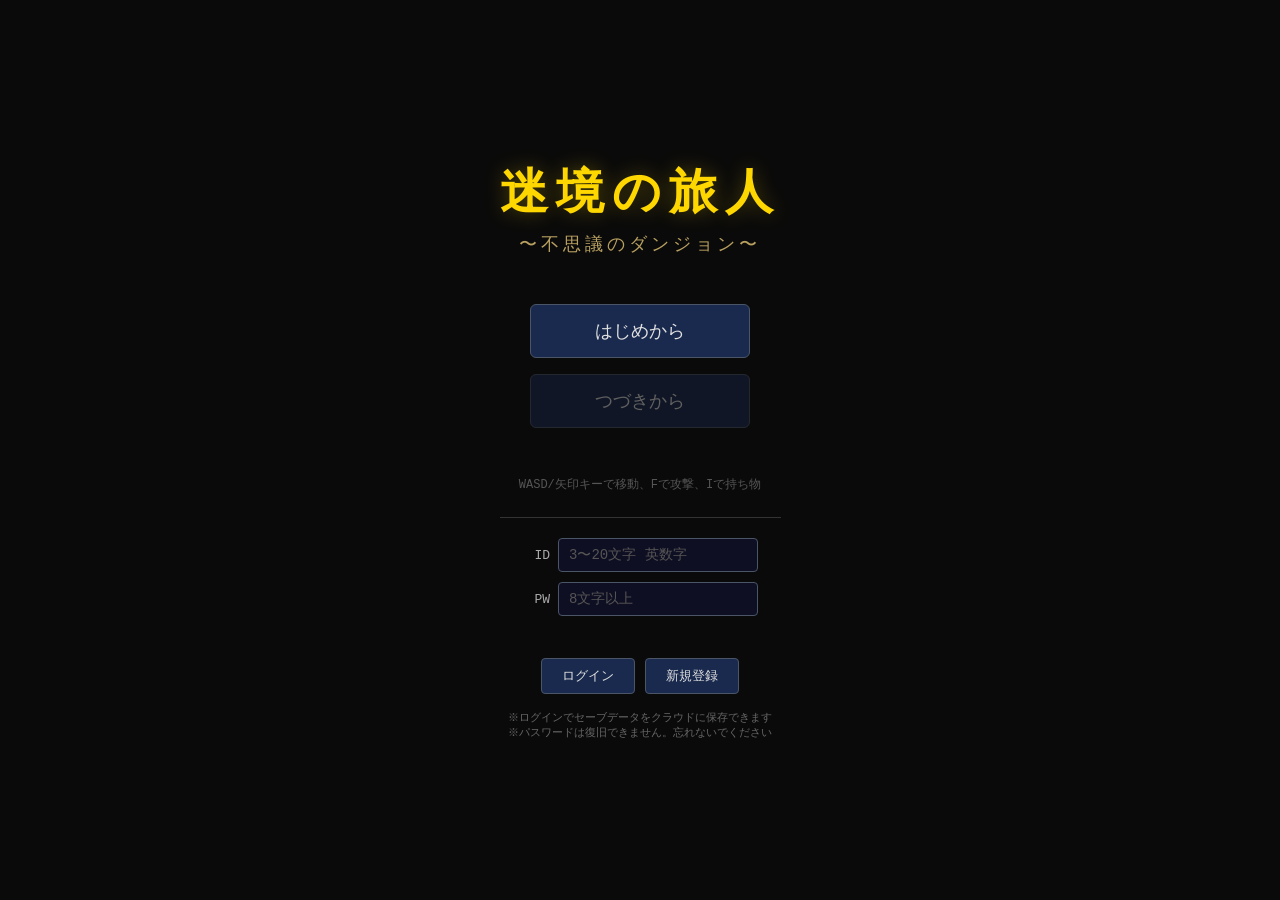
<file: index.html>
<!DOCTYPE html>
<html lang="ja">
<head>
  <meta charset="UTF-8">
  <meta name="viewport" content="width=device-width, initial-scale=1.0">
  <title>迷境の旅人 - ローグライクRPG</title>
  <link rel="stylesheet" href="css/style.css">
</head>
<body>
  <!-- タイトル画面 -->
  <div id="title-screen" style="display: none;">
    <div class="title-container">
      <h1 class="title-main">迷境の旅人</h1>
      <p class="title-sub">〜不思議のダンジョン〜</p>
      <div class="title-menu">
        <button id="new-game-btn" class="title-btn">はじめから</button>
        <button id="continue-btn" class="title-btn">つづきから</button>
      </div>
      <p class="title-hint">WASD/矢印キーで移動、Fで攻撃、Iで持ち物</p>
      <div id="account-section" class="account-section"></div>
    </div>
  </div>

  <!-- 町画面 -->
  <div id="town-screen" style="display: none;"></div>

  <div id="game-wrapper">
    <div id="game-container">
      <!-- ステータスバー -->
      <div id="status-bar">
        <div class="status-row">
          <span id="floor-display">フロア: 1F</span>
          <span id="level-display">Lv: 1</span>
          <span id="hp-display">HP: 15/15</span>
          <span id="atk-display">攻: 0</span>
          <span id="def-display">防: 0</span>
        </div>
        <div class="status-row">
          <span id="strength-display">ちから: 8</span>
          <span id="fullness-display">満腹度: 100/100</span>
          <span id="gold-display">銭: 0</span>
        </div>
        <div class="status-row equip-row">
          <span id="equip-weapon-display">武器: なし</span>
          <span id="equip-shield-display">盾: なし</span>
          <span id="equip-ring-display">腕輪: なし</span>
        </div>
      </div>

      <!-- メインキャンバス -->
      <canvas id="game-canvas"></canvas>

      <!-- メッセージログ -->
      <div id="message-log">
        <div id="messages"></div>
      </div>
    </div>

    <!-- サイドパネル -->
    <div id="side-panel">
      <!-- ミニマップ -->
      <div id="minimap-panel">
        <div class="panel-title">マップ</div>
        <canvas id="minimap-canvas"></canvas>
      </div>

    <!-- 操作ガイド -->
    <div id="controls-panel">
      <div class="controls-title">操作方法</div>
      <div class="controls-section">
        <div class="controls-heading">移動</div>
        <div class="controls-grid">
          <span class="key">Q</span><span class="key">W</span><span class="key">E</span>
          <span class="key">A</span><span class="key-blank"></span><span class="key">D</span>
          <span class="key">Z</span><span class="key">S</span><span class="key">C</span>
        </div>
        <div class="controls-note">矢印キー / テンキーも可</div>
      </div>
      <div class="controls-section">
        <div class="controls-heading">行動</div>
        <div class="controls-list">
          <div><span class="key-inline">Space</span> 待機</div>
          <div><span class="key-inline">Enter</span> 拾う / 階段</div>
          <div><span class="key-inline">F</span> 攻撃</div>
          <div><span class="key-inline">I</span> インベントリ</div>
          <div><span class="key-inline">X</span> 足元を調べる</div>
          <div><span class="key-inline">P</span> 中断セーブ</div>
          <div><span class="key-inline">M</span> ミュート切替</div>
        </div>
      </div>
      <div class="controls-section controls-link-section">
        <a href="guide.html" target="_blank" class="guide-link">遊び方ガイド</a>
      </div>
    </div>
    </div><!-- /side-panel -->
  </div>

  <!-- JavaScriptモジュール -->
  <script type="module" src="js/main.js"></script>
</body>
</html>
</file>
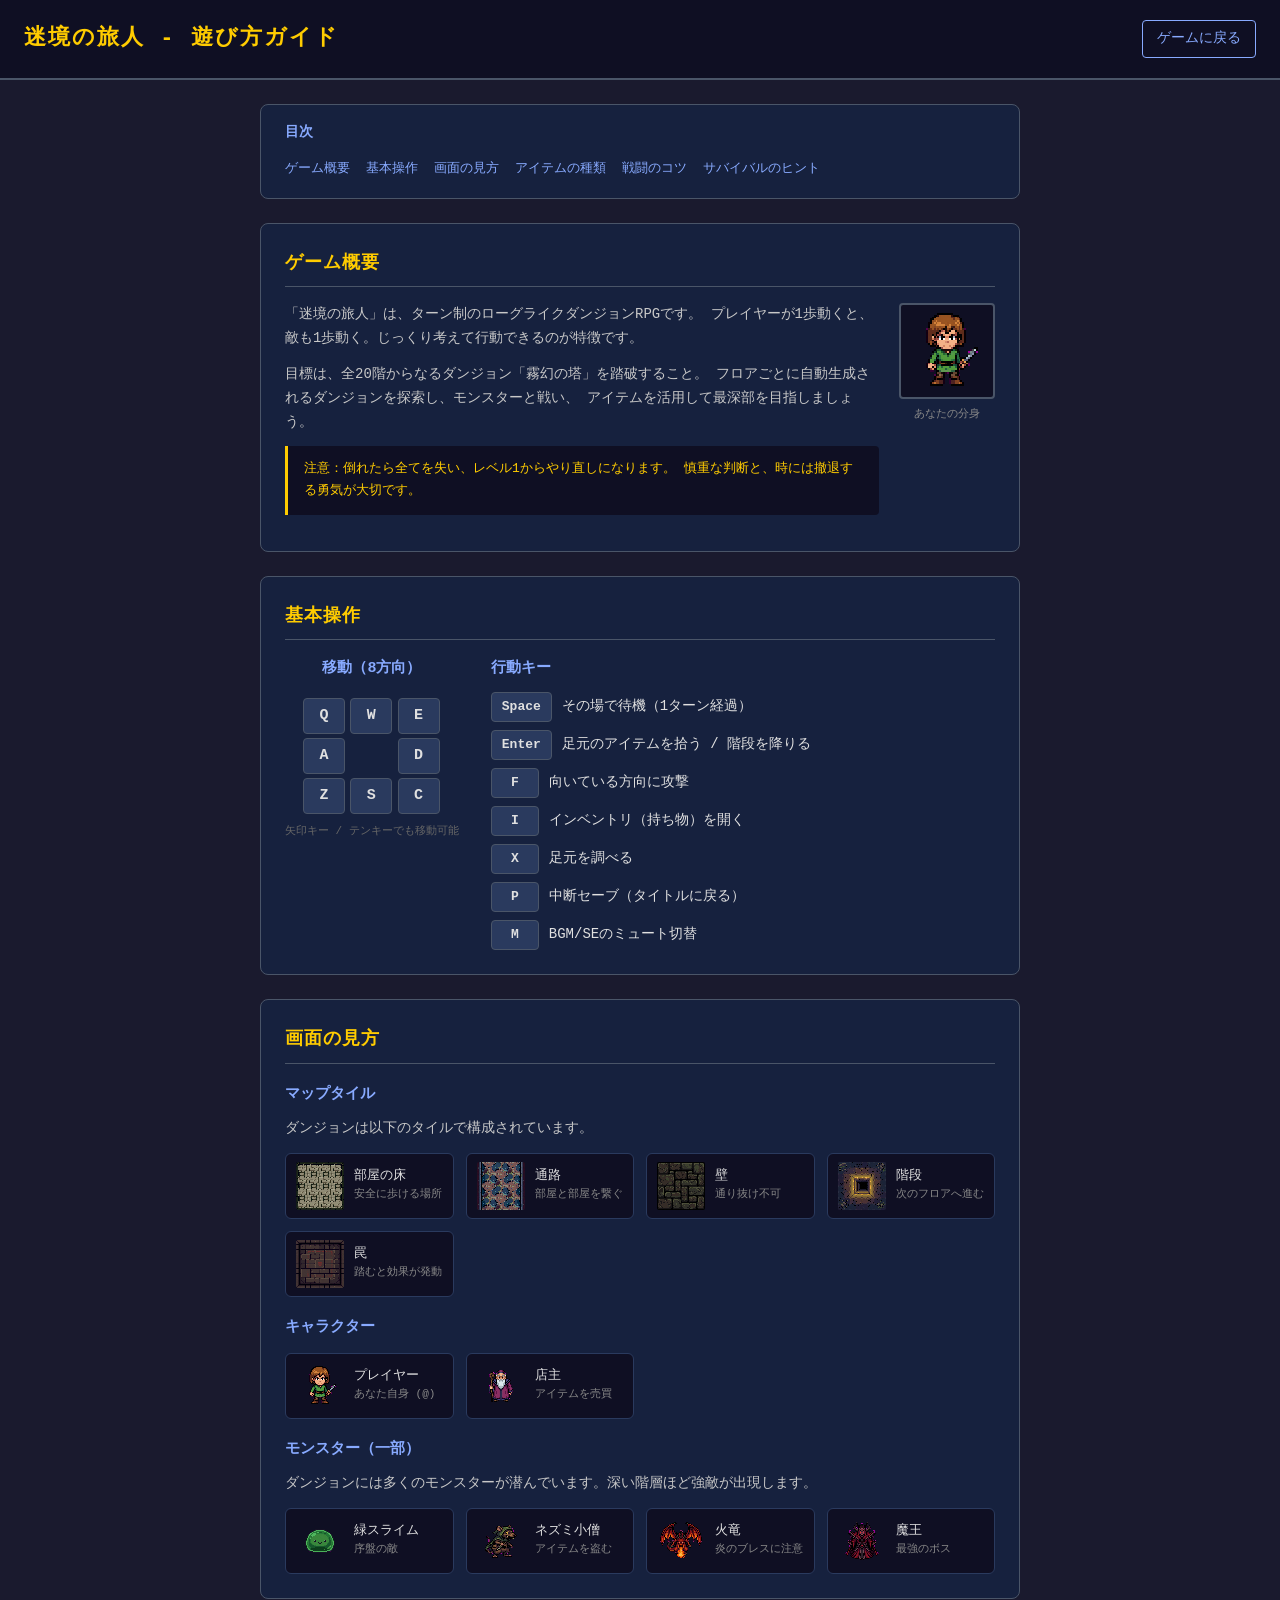
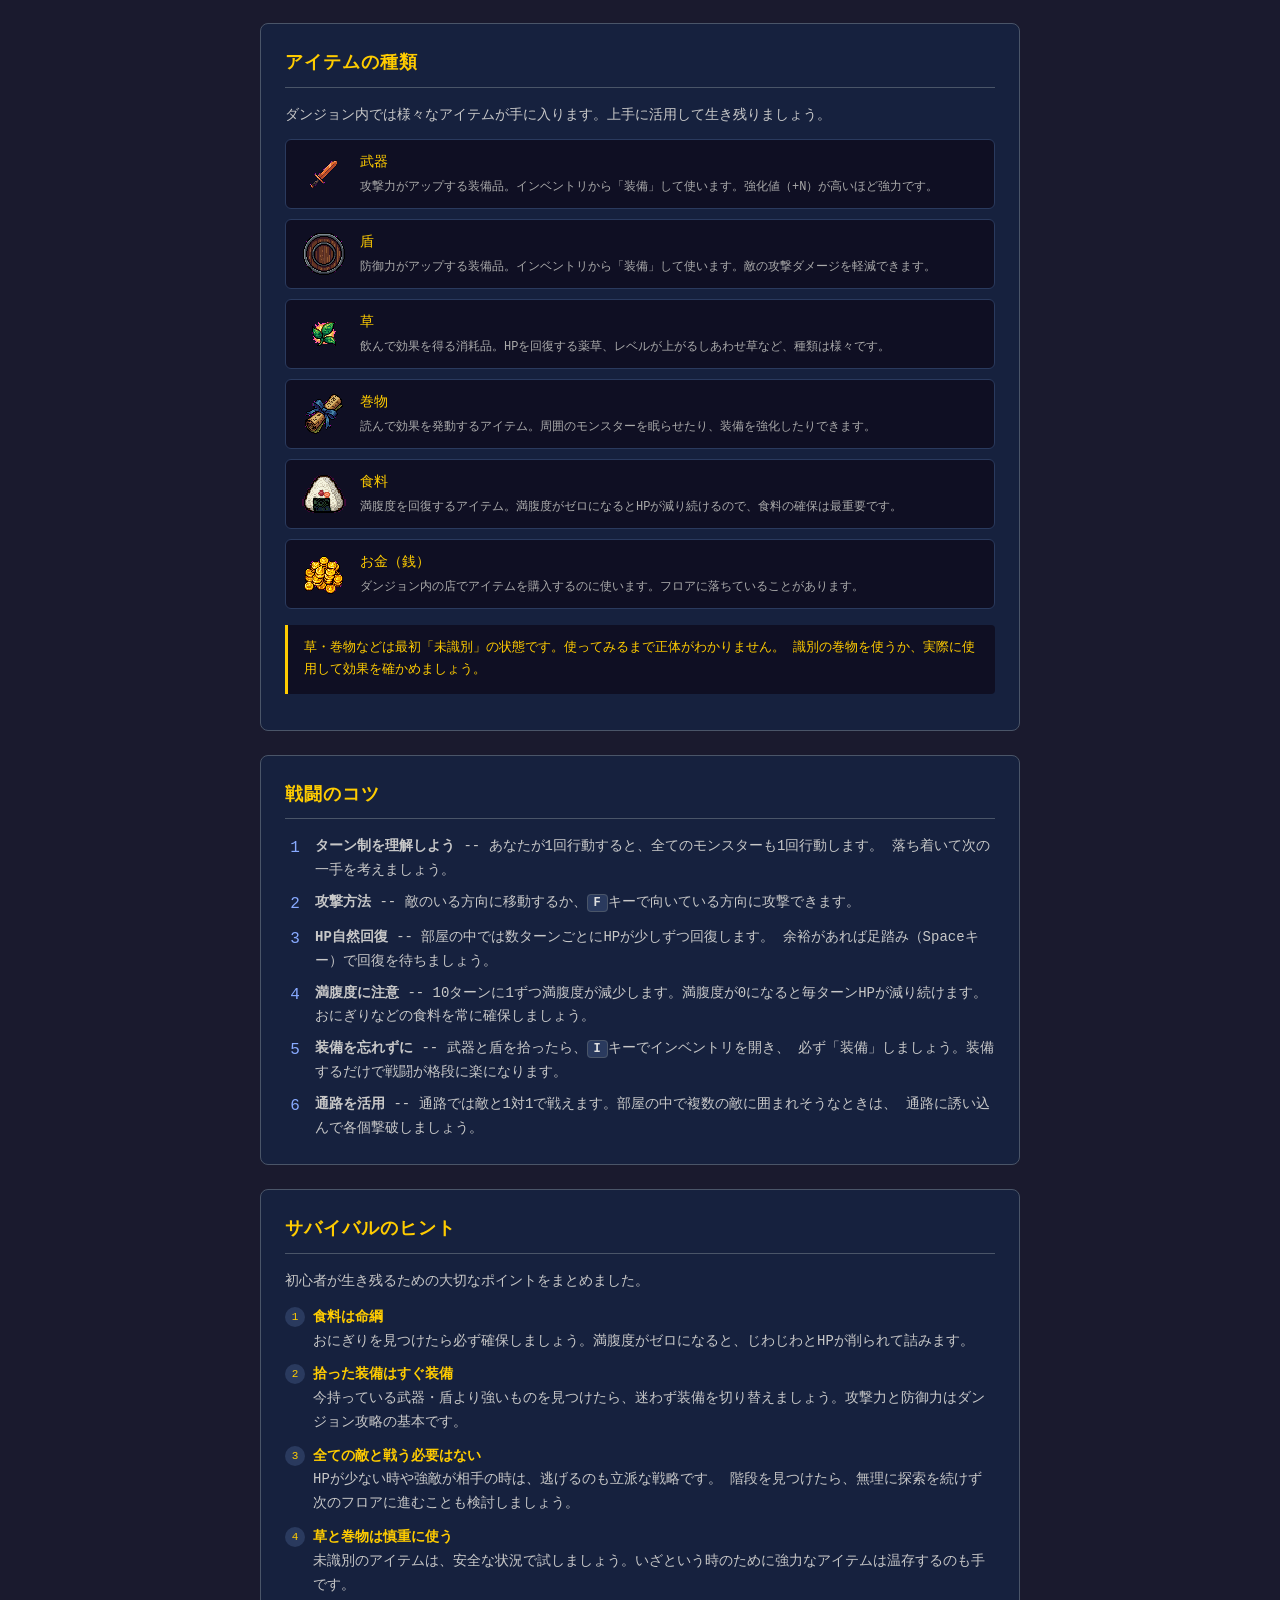
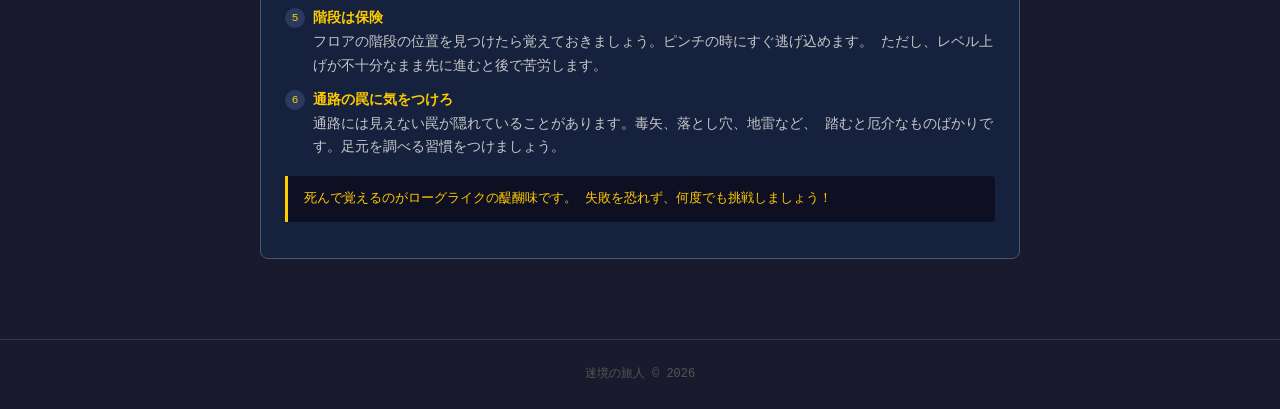
<file: guide.html>
<!DOCTYPE html>
<html lang="ja">
<head>
  <meta charset="UTF-8">
  <meta name="viewport" content="width=device-width, initial-scale=1.0">
  <title>迷境の旅人 - 遊び方ガイド</title>
  <style>
    * {
      margin: 0;
      padding: 0;
      box-sizing: border-box;
    }

    body {
      background-color: #1a1a2e;
      color: #e0e0e0;
      font-family: 'MS Gothic', 'Courier New', monospace;
      line-height: 1.7;
      overflow-x: hidden;
    }

    /* ヘッダー */
    .guide-header {
      background-color: #0f0f23;
      border-bottom: 2px solid #4a5568;
      padding: 20px 24px;
      display: flex;
      justify-content: space-between;
      align-items: center;
      position: sticky;
      top: 0;
      z-index: 100;
    }

    .guide-header h1 {
      color: #ffcc00;
      font-size: 22px;
      letter-spacing: 2px;
    }

    .back-link {
      color: #88aaff;
      text-decoration: none;
      font-size: 14px;
      border: 1px solid #88aaff;
      padding: 6px 14px;
      border-radius: 4px;
      transition: background-color 0.2s, color 0.2s;
    }

    .back-link:hover {
      background-color: #88aaff;
      color: #0f0f23;
    }

    /* メインコンテンツ */
    .guide-content {
      max-width: 800px;
      margin: 0 auto;
      padding: 24px 20px 48px;
    }

    /* セクション */
    .guide-section {
      background-color: #16213e;
      border: 1px solid #4a5568;
      border-radius: 8px;
      padding: 24px;
      margin-bottom: 24px;
    }

    .guide-section h2 {
      color: #ffcc00;
      font-size: 18px;
      margin-bottom: 16px;
      padding-bottom: 8px;
      border-bottom: 1px solid #4a5568;
      letter-spacing: 1px;
    }

    .guide-section h3 {
      color: #88aaff;
      font-size: 15px;
      margin-top: 18px;
      margin-bottom: 10px;
    }

    .guide-section p {
      margin-bottom: 12px;
      color: #c8c8c8;
      font-size: 14px;
    }

    .guide-section ul {
      margin-left: 20px;
      margin-bottom: 12px;
    }

    .guide-section li {
      margin-bottom: 6px;
      color: #c8c8c8;
      font-size: 14px;
    }

    /* 概要セクションのレイアウト */
    .overview-layout {
      display: flex;
      gap: 20px;
      align-items: flex-start;
    }

    .overview-text {
      flex: 1;
    }

    .overview-image {
      flex-shrink: 0;
      display: flex;
      flex-direction: column;
      align-items: center;
      gap: 6px;
    }

    .overview-image img {
      width: 96px;
      height: 96px;
      image-rendering: pixelated;
      border: 2px solid #4a5568;
      border-radius: 4px;
      background-color: #0f0f23;
    }

    .overview-image span {
      font-size: 11px;
      color: #888;
    }

    /* ハイライトボックス */
    .highlight-box {
      background-color: #0f0f23;
      border-left: 3px solid #ffcc00;
      padding: 12px 16px;
      border-radius: 0 4px 4px 0;
      margin: 12px 0;
    }

    .highlight-box p {
      margin-bottom: 0;
      color: #ffcc00;
      font-size: 13px;
    }

    /* 操作グリッド */
    .controls-area {
      display: flex;
      gap: 32px;
      align-items: flex-start;
      flex-wrap: wrap;
    }

    .movement-controls {
      display: flex;
      flex-direction: column;
      align-items: center;
      gap: 6px;
    }

    .controls-grid {
      display: grid;
      grid-template-columns: repeat(3, 1fr);
      gap: 4px;
      width: 138px;
    }

    .key {
      display: flex;
      align-items: center;
      justify-content: center;
      width: 42px;
      height: 36px;
      background-color: #2a3a5e;
      border: 1px solid #4a5568;
      border-radius: 4px;
      color: #e0e0e0;
      font-size: 15px;
      font-weight: bold;
    }

    .key-blank {
      width: 42px;
      height: 36px;
    }

    .controls-sublabel {
      font-size: 11px;
      color: #666;
      text-align: center;
      margin-top: 2px;
    }

    /* アクションキー一覧 */
    .action-keys {
      flex: 1;
      min-width: 240px;
    }

    .action-keys-list {
      display: flex;
      flex-direction: column;
      gap: 8px;
    }

    .action-key-item {
      display: flex;
      align-items: center;
      gap: 10px;
      font-size: 14px;
    }

    .key-inline {
      display: inline-flex;
      align-items: center;
      justify-content: center;
      background-color: #2a3a5e;
      border: 1px solid #4a5568;
      border-radius: 4px;
      padding: 3px 10px;
      color: #e0e0e0;
      font-size: 13px;
      min-width: 48px;
      text-align: center;
      font-weight: bold;
      flex-shrink: 0;
    }

    /* タイル/アイテム/モンスター ギャラリー */
    .sprite-gallery {
      display: grid;
      grid-template-columns: repeat(auto-fill, minmax(140px, 1fr));
      gap: 12px;
      margin-top: 12px;
    }

    .sprite-card {
      display: flex;
      align-items: center;
      gap: 10px;
      background-color: #0f0f23;
      padding: 8px 10px;
      border-radius: 6px;
      border: 1px solid #2a3a5e;
    }

    .sprite-card img {
      width: 48px;
      height: 48px;
      image-rendering: pixelated;
      flex-shrink: 0;
      border-radius: 2px;
    }

    .sprite-card .sprite-label {
      font-size: 13px;
      color: #e0e0e0;
      line-height: 1.3;
    }

    .sprite-card .sprite-sub {
      font-size: 11px;
      color: #888;
    }

    /* アイテム説明付きギャラリー */
    .item-gallery {
      display: flex;
      flex-direction: column;
      gap: 10px;
      margin-top: 12px;
    }

    .item-row {
      display: flex;
      align-items: center;
      gap: 12px;
      background-color: #0f0f23;
      padding: 10px 14px;
      border-radius: 6px;
      border: 1px solid #2a3a5e;
    }

    .item-row img {
      width: 48px;
      height: 48px;
      image-rendering: pixelated;
      flex-shrink: 0;
      border-radius: 2px;
    }

    .item-info {
      flex: 1;
    }

    .item-name {
      font-size: 14px;
      color: #ffcc00;
      margin-bottom: 2px;
    }

    .item-desc {
      font-size: 12px;
      color: #aaa;
    }

    /* ヒントリスト */
    .tips-list {
      list-style: none;
      margin-left: 0;
      counter-reset: tip-counter;
    }

    .tips-list li {
      position: relative;
      padding-left: 28px;
      margin-bottom: 10px;
    }

    .tips-list li::before {
      content: counter(tip-counter);
      counter-increment: tip-counter;
      position: absolute;
      left: 0;
      top: 1px;
      width: 20px;
      height: 20px;
      background-color: #2a3a5e;
      border-radius: 50%;
      display: flex;
      align-items: center;
      justify-content: center;
      font-size: 11px;
      color: #ffcc00;
      line-height: 20px;
      text-align: center;
    }

    /* 戦闘のコツ */
    .combat-tips {
      display: flex;
      flex-direction: column;
      gap: 8px;
    }

    .combat-tip {
      display: flex;
      align-items: flex-start;
      gap: 10px;
      font-size: 14px;
      color: #c8c8c8;
    }

    .combat-tip .tip-icon {
      color: #88aaff;
      font-size: 16px;
      flex-shrink: 0;
      width: 20px;
      text-align: center;
    }

    /* フッター */
    .guide-footer {
      text-align: center;
      padding: 24px;
      color: #555;
      font-size: 12px;
      border-top: 1px solid #2a3a5e;
      margin-top: 8px;
    }

    /* ナビゲーション（目次） */
    .guide-nav {
      background-color: #16213e;
      border: 1px solid #4a5568;
      border-radius: 8px;
      padding: 16px 24px;
      margin-bottom: 24px;
    }

    .guide-nav h3 {
      color: #88aaff;
      font-size: 14px;
      margin-bottom: 10px;
    }

    .guide-nav ul {
      list-style: none;
      display: flex;
      flex-wrap: wrap;
      gap: 8px 16px;
    }

    .guide-nav a {
      color: #88aaff;
      text-decoration: none;
      font-size: 13px;
      transition: color 0.2s;
    }

    .guide-nav a:hover {
      color: #ffcc00;
    }

    /* レスポンシブ */
    @media (max-width: 600px) {
      .guide-header {
        flex-direction: column;
        gap: 10px;
        text-align: center;
      }

      .guide-header h1 {
        font-size: 18px;
      }

      .overview-layout {
        flex-direction: column;
        align-items: center;
      }

      .controls-area {
        flex-direction: column;
        align-items: center;
      }

      .sprite-gallery {
        grid-template-columns: 1fr 1fr;
      }

      .guide-nav ul {
        flex-direction: column;
        gap: 6px;
      }
    }
  </style>
</head>
<body>

  <!-- ヘッダー -->
  <header class="guide-header">
    <h1>迷境の旅人 - 遊び方ガイド</h1>
    <a href="index.html" class="back-link">ゲームに戻る</a>
  </header>

  <main class="guide-content">

    <!-- 目次 -->
    <nav class="guide-nav">
      <h3>目次</h3>
      <ul>
        <li><a href="#overview">ゲーム概要</a></li>
        <li><a href="#controls">基本操作</a></li>
        <li><a href="#screen">画面の見方</a></li>
        <li><a href="#items">アイテムの種類</a></li>
        <li><a href="#combat">戦闘のコツ</a></li>
        <li><a href="#tips">サバイバルのヒント</a></li>
      </ul>
    </nav>

    <!-- ゲーム概要 -->
    <section id="overview" class="guide-section">
      <h2>ゲーム概要</h2>
      <div class="overview-layout">
        <div class="overview-text">
          <p>
            「迷境の旅人」は、ターン制のローグライクダンジョンRPGです。
            プレイヤーが1歩動くと、敵も1歩動く。じっくり考えて行動できるのが特徴です。
          </p>
          <p>
            目標は、全20階からなるダンジョン「霧幻の塔」を踏破すること。
            フロアごとに自動生成されるダンジョンを探索し、モンスターと戦い、
            アイテムを活用して最深部を目指しましょう。
          </p>
          <div class="highlight-box">
            <p>
              注意：倒れたら全てを失い、レベル1からやり直しになります。
              慎重な判断と、時には撤退する勇気が大切です。
            </p>
          </div>
        </div>
        <div class="overview-image">
          <img src="assets/characters/player.png" alt="プレイヤー">
          <span>あなたの分身</span>
        </div>
      </div>
    </section>

    <!-- 基本操作 -->
    <section id="controls" class="guide-section">
      <h2>基本操作</h2>
      <div class="controls-area">
        <div class="movement-controls">
          <h3 style="margin-top: 0;">移動（8方向）</h3>
          <div class="controls-grid">
            <span class="key">Q</span>
            <span class="key">W</span>
            <span class="key">E</span>
            <span class="key">A</span>
            <span class="key-blank"></span>
            <span class="key">D</span>
            <span class="key">Z</span>
            <span class="key">S</span>
            <span class="key">C</span>
          </div>
          <div class="controls-sublabel">矢印キー / テンキーでも移動可能</div>
        </div>

        <div class="action-keys">
          <h3 style="margin-top: 0;">行動キー</h3>
          <div class="action-keys-list">
            <div class="action-key-item">
              <span class="key-inline">Space</span>
              <span>その場で待機（1ターン経過）</span>
            </div>
            <div class="action-key-item">
              <span class="key-inline">Enter</span>
              <span>足元のアイテムを拾う / 階段を降りる</span>
            </div>
            <div class="action-key-item">
              <span class="key-inline">F</span>
              <span>向いている方向に攻撃</span>
            </div>
            <div class="action-key-item">
              <span class="key-inline">I</span>
              <span>インベントリ（持ち物）を開く</span>
            </div>
            <div class="action-key-item">
              <span class="key-inline">X</span>
              <span>足元を調べる</span>
            </div>
            <div class="action-key-item">
              <span class="key-inline">P</span>
              <span>中断セーブ（タイトルに戻る）</span>
            </div>
            <div class="action-key-item">
              <span class="key-inline">M</span>
              <span>BGM/SEのミュート切替</span>
            </div>
          </div>
        </div>
      </div>
    </section>

    <!-- 画面の見方 -->
    <section id="screen" class="guide-section">
      <h2>画面の見方</h2>

      <h3>マップタイル</h3>
      <p>ダンジョンは以下のタイルで構成されています。</p>
      <div class="sprite-gallery">
        <div class="sprite-card">
          <img src="assets/tiles/floor.png" alt="部屋の床">
          <div>
            <div class="sprite-label">部屋の床</div>
            <div class="sprite-sub">安全に歩ける場所</div>
          </div>
        </div>
        <div class="sprite-card">
          <img src="assets/tiles/corridor.png" alt="通路">
          <div>
            <div class="sprite-label">通路</div>
            <div class="sprite-sub">部屋と部屋を繋ぐ</div>
          </div>
        </div>
        <div class="sprite-card">
          <img src="assets/tiles/wall.png" alt="壁">
          <div>
            <div class="sprite-label">壁</div>
            <div class="sprite-sub">通り抜け不可</div>
          </div>
        </div>
        <div class="sprite-card">
          <img src="assets/tiles/stairs.png" alt="階段">
          <div>
            <div class="sprite-label">階段</div>
            <div class="sprite-sub">次のフロアへ進む</div>
          </div>
        </div>
        <div class="sprite-card">
          <img src="assets/tiles/trap.png" alt="罠">
          <div>
            <div class="sprite-label">罠</div>
            <div class="sprite-sub">踏むと効果が発動</div>
          </div>
        </div>
      </div>

      <h3>キャラクター</h3>
      <div class="sprite-gallery">
        <div class="sprite-card">
          <img src="assets/characters/player.png" alt="プレイヤー">
          <div>
            <div class="sprite-label">プレイヤー</div>
            <div class="sprite-sub">あなた自身 (@)</div>
          </div>
        </div>
        <div class="sprite-card">
          <img src="assets/characters/shopkeeper.png" alt="店主">
          <div>
            <div class="sprite-label">店主</div>
            <div class="sprite-sub">アイテムを売買</div>
          </div>
        </div>
      </div>

      <h3>モンスター（一部）</h3>
      <p>ダンジョンには多くのモンスターが潜んでいます。深い階層ほど強敵が出現します。</p>
      <div class="sprite-gallery">
        <div class="sprite-card">
          <img src="assets/monsters/green_slime.png" alt="緑スライム">
          <div>
            <div class="sprite-label">緑スライム</div>
            <div class="sprite-sub">序盤の敵</div>
          </div>
        </div>
        <div class="sprite-card">
          <img src="assets/monsters/rat.png" alt="ネズミ小僧">
          <div>
            <div class="sprite-label">ネズミ小僧</div>
            <div class="sprite-sub">アイテムを盗む</div>
          </div>
        </div>
        <div class="sprite-card">
          <img src="assets/monsters/fire_dragon.png" alt="火竜">
          <div>
            <div class="sprite-label">火竜</div>
            <div class="sprite-sub">炎のブレスに注意</div>
          </div>
        </div>
        <div class="sprite-card">
          <img src="assets/monsters/demon_king.png" alt="魔王">
          <div>
            <div class="sprite-label">魔王</div>
            <div class="sprite-sub">最強のボス</div>
          </div>
        </div>
      </div>
    </section>

    <!-- アイテムの種類 -->
    <section id="items" class="guide-section">
      <h2>アイテムの種類</h2>
      <p>ダンジョン内では様々なアイテムが手に入ります。上手に活用して生き残りましょう。</p>

      <div class="item-gallery">
        <div class="item-row">
          <img src="assets/items/weapon.png" alt="武器">
          <div class="item-info">
            <div class="item-name">武器</div>
            <div class="item-desc">攻撃力がアップする装備品。インベントリから「装備」して使います。強化値（+N）が高いほど強力です。</div>
          </div>
        </div>
        <div class="item-row">
          <img src="assets/items/shield.png" alt="盾">
          <div class="item-info">
            <div class="item-name">盾</div>
            <div class="item-desc">防御力がアップする装備品。インベントリから「装備」して使います。敵の攻撃ダメージを軽減できます。</div>
          </div>
        </div>
        <div class="item-row">
          <img src="assets/items/grass.png" alt="草">
          <div class="item-info">
            <div class="item-name">草</div>
            <div class="item-desc">飲んで効果を得る消耗品。HPを回復する薬草、レベルが上がるしあわせ草など、種類は様々です。</div>
          </div>
        </div>
        <div class="item-row">
          <img src="assets/items/scroll.png" alt="巻物">
          <div class="item-info">
            <div class="item-name">巻物</div>
            <div class="item-desc">読んで効果を発動するアイテム。周囲のモンスターを眠らせたり、装備を強化したりできます。</div>
          </div>
        </div>
        <div class="item-row">
          <img src="assets/items/food.png" alt="食料">
          <div class="item-info">
            <div class="item-name">食料</div>
            <div class="item-desc">満腹度を回復するアイテム。満腹度がゼロになるとHPが減り続けるので、食料の確保は最重要です。</div>
          </div>
        </div>
        <div class="item-row">
          <img src="assets/items/gold.png" alt="お金">
          <div class="item-info">
            <div class="item-name">お金（銭）</div>
            <div class="item-desc">ダンジョン内の店でアイテムを購入するのに使います。フロアに落ちていることがあります。</div>
          </div>
        </div>
      </div>

      <div class="highlight-box" style="margin-top: 16px;">
        <p>
          草・巻物などは最初「未識別」の状態です。使ってみるまで正体がわかりません。
          識別の巻物を使うか、実際に使用して効果を確かめましょう。
        </p>
      </div>
    </section>

    <!-- 戦闘のコツ -->
    <section id="combat" class="guide-section">
      <h2>戦闘のコツ</h2>
      <div class="combat-tips">
        <div class="combat-tip">
          <span class="tip-icon">1</span>
          <span>
            <strong>ターン制を理解しよう</strong> --
            あなたが1回行動すると、全てのモンスターも1回行動します。
            落ち着いて次の一手を考えましょう。
          </span>
        </div>
        <div class="combat-tip">
          <span class="tip-icon">2</span>
          <span>
            <strong>攻撃方法</strong> --
            敵のいる方向に移動するか、<span class="key-inline" style="display: inline; padding: 1px 6px; min-width: auto; font-size: 12px;">F</span>キーで向いている方向に攻撃できます。
          </span>
        </div>
        <div class="combat-tip">
          <span class="tip-icon">3</span>
          <span>
            <strong>HP自然回復</strong> --
            部屋の中では数ターンごとにHPが少しずつ回復します。
            余裕があれば足踏み（Spaceキー）で回復を待ちましょう。
          </span>
        </div>
        <div class="combat-tip">
          <span class="tip-icon">4</span>
          <span>
            <strong>満腹度に注意</strong> --
            10ターンに1ずつ満腹度が減少します。満腹度が0になると毎ターンHPが減り続けます。
            おにぎりなどの食料を常に確保しましょう。
          </span>
        </div>
        <div class="combat-tip">
          <span class="tip-icon">5</span>
          <span>
            <strong>装備を忘れずに</strong> --
            武器と盾を拾ったら、<span class="key-inline" style="display: inline; padding: 1px 6px; min-width: auto; font-size: 12px;">I</span>キーでインベントリを開き、
            必ず「装備」しましょう。装備するだけで戦闘が格段に楽になります。
          </span>
        </div>
        <div class="combat-tip">
          <span class="tip-icon">6</span>
          <span>
            <strong>通路を活用</strong> --
            通路では敵と1対1で戦えます。部屋の中で複数の敵に囲まれそうなときは、
            通路に誘い込んで各個撃破しましょう。
          </span>
        </div>
      </div>
    </section>

    <!-- サバイバルのヒント -->
    <section id="tips" class="guide-section">
      <h2>サバイバルのヒント</h2>
      <p>初心者が生き残るための大切なポイントをまとめました。</p>

      <ol class="tips-list">
        <li>
          <strong style="color: #ffcc00;">食料は命綱</strong><br>
          おにぎりを見つけたら必ず確保しましょう。満腹度がゼロになると、じわじわとHPが削られて詰みます。
        </li>
        <li>
          <strong style="color: #ffcc00;">拾った装備はすぐ装備</strong><br>
          今持っている武器・盾より強いものを見つけたら、迷わず装備を切り替えましょう。攻撃力と防御力はダンジョン攻略の基本です。
        </li>
        <li>
          <strong style="color: #ffcc00;">全ての敵と戦う必要はない</strong><br>
          HPが少ない時や強敵が相手の時は、逃げるのも立派な戦略です。
          階段を見つけたら、無理に探索を続けず次のフロアに進むことも検討しましょう。
        </li>
        <li>
          <strong style="color: #ffcc00;">草と巻物は慎重に使う</strong><br>
          未識別のアイテムは、安全な状況で試しましょう。いざという時のために強力なアイテムは温存するのも手です。
        </li>
        <li>
          <strong style="color: #ffcc00;">階段は保険</strong><br>
          フロアの階段の位置を見つけたら覚えておきましょう。ピンチの時にすぐ逃げ込めます。
          ただし、レベル上げが不十分なまま先に進むと後で苦労します。
        </li>
        <li>
          <strong style="color: #ffcc00;">通路の罠に気をつけろ</strong><br>
          通路には見えない罠が隠れていることがあります。毒矢、落とし穴、地雷など、
          踏むと厄介なものばかりです。足元を調べる習慣をつけましょう。
        </li>
      </ol>

      <div class="highlight-box" style="margin-top: 16px;">
        <p>
          死んで覚えるのがローグライクの醍醐味です。
          失敗を恐れず、何度でも挑戦しましょう！
        </p>
      </div>
    </section>

  </main>

  <!-- フッター -->
  <footer class="guide-footer">
    迷境の旅人 &copy; 2026
  </footer>

</body>
</html>
</file>
<file: css/style.css>
/* 迷境の旅人 - スタイルシート */

* {
  margin: 0;
  padding: 0;
  box-sizing: border-box;
}

body {
  background-color: #1a1a2e;
  color: #e0e0e0;
  font-family: 'MS Gothic', 'Courier New', monospace;
  display: flex;
  justify-content: center;
  align-items: center;
  min-height: 100vh;
  overflow: hidden;
}

#game-wrapper {
  display: flex;
  gap: 12px;
  align-items: flex-start;
  position: relative;
}

#game-container {
  display: flex;
  flex-direction: column;
  align-items: center;
  gap: 8px;
  padding: 16px;
  background-color: #16213e;
  border: 2px solid #4a5568;
  border-radius: 8px;
}

/* サイドパネル */
#side-panel {
  display: flex;
  flex-direction: column;
  gap: 10px;
  align-items: stretch;
}

/* ミニマップパネル */
#minimap-panel {
  background-color: #16213e;
  border: 2px solid #4a5568;
  border-radius: 8px;
  padding: 10px;
  width: 170px;
}

.panel-title {
  text-align: center;
  color: #ffcc00;
  font-size: 13px;
  margin-bottom: 6px;
}

#minimap-canvas {
  display: block;
  width: 148px;
  height: 112px;
  margin: 0 auto;
  background-color: #000;
  border: 1px solid #4a5568;
  border-radius: 2px;
  image-rendering: pixelated;
  image-rendering: crisp-edges;
}

/* 操作ガイドパネル */
#controls-panel {
  background-color: #16213e;
  border: 2px solid #4a5568;
  border-radius: 8px;
  padding: 14px;
  width: 170px;
  font-size: 12px;
}

.controls-title {
  text-align: center;
  color: #ffcc00;
  font-size: 14px;
  margin-bottom: 12px;
  padding-bottom: 6px;
  border-bottom: 1px solid #4a5568;
}

.controls-section {
  margin-bottom: 12px;
}

.controls-heading {
  color: #88aaff;
  margin-bottom: 6px;
  font-size: 12px;
}

.controls-grid {
  display: grid;
  grid-template-columns: repeat(3, 1fr);
  gap: 3px;
  width: 108px;
  margin: 0 auto 4px;
}

.controls-grid .key {
  display: flex;
  align-items: center;
  justify-content: center;
  width: 32px;
  height: 28px;
  background-color: #2a3a5e;
  border: 1px solid #4a5568;
  border-radius: 4px;
  color: #e0e0e0;
  font-size: 13px;
}

.controls-grid .key-blank {
  width: 32px;
  height: 28px;
}

.controls-note {
  text-align: center;
  color: #666;
  font-size: 10px;
  margin-top: 4px;
}

.controls-list {
  display: flex;
  flex-direction: column;
  gap: 5px;
  color: #c0c0c0;
}

.controls-list div {
  display: flex;
  align-items: center;
  gap: 6px;
}

.key-inline {
  display: inline-block;
  background-color: #2a3a5e;
  border: 1px solid #4a5568;
  border-radius: 3px;
  padding: 1px 6px;
  color: #e0e0e0;
  font-size: 11px;
  min-width: 28px;
  text-align: center;
}

.controls-link-section {
  padding-top: 10px;
  border-top: 1px solid #4a5568;
}

.guide-link {
  display: block;
  text-align: center;
  background-color: #2a3a5e;
  border: 1px solid #4a5568;
  border-radius: 4px;
  padding: 8px;
  color: #ffcc00;
  text-decoration: none;
  font-size: 13px;
}

.guide-link:hover {
  background-color: #3a4a6e;
}

/* ステータスバー */
#status-bar {
  width: 100%;
  background-color: #0f0f23;
  border: 1px solid #4a5568;
  border-radius: 4px;
  padding: 8px 12px;
  font-size: 14px;
}

.status-row {
  display: flex;
  justify-content: space-between;
  gap: 16px;
  margin-bottom: 4px;
}

.status-row:last-child {
  margin-bottom: 0;
}

.status-row span {
  flex: 1;
  text-align: center;
}

.status-row.equip-row {
  border-top: 1px solid #333;
  padding-top: 3px;
  margin-top: 2px;
}

.status-row.equip-row span {
  font-size: 12px;
  color: #aab;
  text-overflow: ellipsis;
  overflow: hidden;
  white-space: nowrap;
}

#hp-display {
  color: #66ff66;
}

#fullness-display {
  color: #ffcc00;
}

#gold-display {
  color: #ffd700;
}

/* ゲームキャンバス */
#game-canvas {
  background-color: #0f0f23;
  border: 2px solid #4a5568;
  border-radius: 4px;
  image-rendering: pixelated;
  image-rendering: crisp-edges;
}

/* メッセージログ */
#message-log {
  width: 100%;
  height: 80px;
  background-color: #0f0f23;
  border: 1px solid #4a5568;
  border-radius: 4px;
  padding: 8px 12px;
  overflow-y: auto;
  font-size: 12px;
}

#messages {
  display: flex;
  flex-direction: column;
  gap: 2px;
}

.message {
  color: #c0c0c0;
}

.message.damage {
  color: #ff6666;
}

.message.heal {
  color: #66ff66;
}

.message.info {
  color: #6699ff;
}

.message.important {
  color: #ffcc00;
}

/* スクロールバースタイル */
#message-log::-webkit-scrollbar {
  width: 6px;
}

#message-log::-webkit-scrollbar-track {
  background: #1a1a2e;
}

#message-log::-webkit-scrollbar-thumb {
  background: #4a5568;
  border-radius: 3px;
}

#message-log::-webkit-scrollbar-thumb:hover {
  background: #5a6578;
}

/* インベントリUI */
.inventory-overlay {
  position: fixed;
  top: 0;
  left: 0;
  width: 100%;
  height: 100%;
  background-color: rgba(0, 0, 0, 0.8);
  display: flex;
  justify-content: center;
  align-items: center;
  z-index: 500;
}

.inventory-panel {
  background-color: #16213e;
  border: 2px solid #4a5568;
  border-radius: 8px;
  padding: 16px;
  min-width: 360px;
  max-width: 480px;
  max-height: 80vh;
  overflow-y: auto;
  color: #e0e0e0;
  font-family: 'MS Gothic', 'Courier New', monospace;
  font-size: 14px;
}

.inventory-header {
  text-align: center;
  color: #ffcc00;
  margin-bottom: 8px;
  font-size: 15px;
}

.equip-info {
  display: flex;
  justify-content: space-between;
  background-color: #0f0f23;
  padding: 6px 10px;
  border-radius: 4px;
  margin-bottom: 8px;
  font-size: 12px;
  color: #88aaff;
}

.inventory-list {
  max-height: 280px;
  overflow-y: auto;
  margin-bottom: 8px;
}

.inventory-item {
  display: flex;
  align-items: center;
  gap: 6px;
  padding: 4px 8px;
  cursor: pointer;
  border-radius: 2px;
  white-space: nowrap;
}

.inventory-icon {
  width: 24px;
  height: 24px;
  image-rendering: pixelated;
  image-rendering: crisp-edges;
  flex-shrink: 0;
}

.inventory-icon-fallback {
  display: inline-flex;
  align-items: center;
  justify-content: center;
  width: 24px;
  height: 24px;
  font-size: 16px;
  flex-shrink: 0;
  color: #aaa;
}

.equip-badge {
  color: #ffcc00;
  font-size: 12px;
  font-weight: bold;
  flex-shrink: 0;
}

.inventory-item-name {
  overflow: hidden;
  text-overflow: ellipsis;
}

.inventory-item-name.unidentified {
  color: #aa99cc;
  font-style: italic;
}

.inventory-item-name.unidentified::after {
  content: ' ?';
  color: #cc88ee;
}

.inventory-item:hover {
  background-color: #2a3a5e;
}

.inventory-item.selected {
  background-color: #3a4a6e;
  color: #ffffff;
}

.inventory-desc {
  padding: 6px 8px;
  font-size: 12px;
  color: #aaccff;
  border-top: 1px solid #4a5568;
  line-height: 1.4;
}

.action-menu {
  display: flex;
  flex-wrap: wrap;
  gap: 6px;
  padding: 8px 0;
  border-top: 1px solid #4a5568;
}

.action-button {
  padding: 6px 14px;
  font-size: 13px;
  background-color: #2a3a5e;
  color: #e0e0e0;
  border: 1px solid #4a5568;
  border-radius: 4px;
  cursor: pointer;
  font-family: inherit;
}

.action-button:hover {
  background-color: #3a4a6e;
}

.inventory-footer {
  text-align: center;
  font-size: 11px;
  color: #666;
  margin-top: 4px;
}

/* 町画面 */
#town-screen {
  display: none;
  justify-content: center;
  align-items: center;
  min-height: 100vh;
  width: 100%;
}

.town-container {
  background-color: #16213e;
  border: 2px solid #4a5568;
  border-radius: 12px;
  padding: 24px;
  max-width: 700px;
  width: 100%;
  color: #e0e0e0;
  font-family: 'MS Gothic', 'Courier New', monospace;
}

.town-header {
  display: flex;
  justify-content: space-between;
  align-items: center;
  margin-bottom: 20px;
  padding-bottom: 12px;
  border-bottom: 2px solid #4a5568;
}

.town-title {
  font-size: 22px;
  color: #ffcc00;
}

.town-gold {
  font-size: 16px;
  color: #ffd700;
}

.town-main {
  display: flex;
  flex-direction: column;
  gap: 16px;
}

.town-panel {
  background-color: #0f0f23;
  border: 1px solid #4a5568;
  border-radius: 8px;
  padding: 14px;
}

.town-panel-title {
  color: #88aaff;
  font-size: 15px;
  margin-bottom: 10px;
  padding-bottom: 6px;
  border-bottom: 1px solid #333;
}

.dungeon-list {
  display: flex;
  flex-direction: column;
  gap: 8px;
}

.dungeon-button {
  background-color: #1a2a4e;
  border: 1px solid #4a5568;
  border-radius: 6px;
  padding: 12px 14px;
  cursor: pointer;
  transition: background-color 0.15s;
}

.dungeon-button:hover {
  background-color: #2a3a6e;
}

.dungeon-button.locked {
  opacity: 0.5;
  cursor: not-allowed;
}

.dungeon-button.locked:hover {
  background-color: #1a2a4e;
}

.dungeon-button.cleared {
  border-color: #66ff66;
}

.dungeon-name {
  font-size: 15px;
  color: #ffcc00;
  margin-bottom: 4px;
}

.dungeon-button.locked .dungeon-name {
  color: #888;
}

.dungeon-desc {
  font-size: 12px;
  color: #aaa;
  margin-bottom: 2px;
}

.dungeon-info {
  font-size: 11px;
  color: #666;
}

.warehouse-info {
  font-size: 11px;
  color: #888;
  margin-bottom: 8px;
}

.warehouse-grid {
  max-height: 200px;
  overflow-y: auto;
  display: flex;
  flex-direction: column;
  gap: 3px;
}

.warehouse-empty {
  color: #555;
  font-size: 12px;
  text-align: center;
  padding: 16px;
}

.warehouse-item {
  padding: 4px 8px;
  font-size: 13px;
  cursor: pointer;
  border-radius: 3px;
  color: #c0c0c0;
}

.warehouse-item:hover {
  background-color: #2a3a5e;
}

.warehouse-item.selected {
  background-color: #3a4a6e;
  color: #ffcc00;
}

.carry-info {
  margin-top: 8px;
  font-size: 12px;
  color: #88aaff;
  text-align: right;
}

.town-footer {
  margin-top: 16px;
  padding-top: 12px;
  border-top: 1px solid #4a5568;
  text-align: center;
}

.clear-status {
  font-size: 12px;
  color: #66ff66;
}

/* --- ショップ --- */
.shop-tabs {
  display: flex;
  gap: 4px;
  margin-bottom: 10px;
}

.shop-tab {
  flex: 1;
  padding: 6px 12px;
  background-color: #1a2a4e;
  border: 1px solid #4a5568;
  border-radius: 4px;
  color: #aaa;
  font-size: 13px;
  font-family: 'MS Gothic', 'Courier New', monospace;
  cursor: pointer;
  transition: background-color 0.15s;
}

.shop-tab:hover {
  background-color: #2a3a6e;
}

.shop-tab.active {
  background-color: #2a4a8e;
  color: #ffcc00;
  border-color: #88aaff;
}

.shop-content {
  min-height: 60px;
}

.shop-grid {
  max-height: 200px;
  overflow-y: auto;
  display: flex;
  flex-direction: column;
  gap: 3px;
}

.shop-item {
  display: flex;
  justify-content: space-between;
  align-items: center;
  padding: 5px 10px;
  font-size: 13px;
  cursor: pointer;
  border-radius: 3px;
  color: #c0c0c0;
  transition: background-color 0.1s;
}

.shop-item:hover {
  background-color: #2a3a5e;
}

.shop-item.too-expensive {
  opacity: 0.4;
  cursor: not-allowed;
}

.shop-item.too-expensive:hover {
  background-color: transparent;
}

.shop-item-name {
  flex: 1;
}

.shop-item-price {
  color: #ffd700;
  font-size: 12px;
  margin-left: 12px;
  white-space: nowrap;
}

.shop-item-price.sell-price {
  color: #44dd88;
}

.shop-empty {
  color: #555;
  font-size: 12px;
  text-align: center;
  padding: 16px;
}

/* タイトル画面 */
#title-screen {
  display: none;
  justify-content: center;
  align-items: center;
  min-height: 100vh;
  width: 100%;
  background-color: #0a0a0a;
}

.title-container {
  text-align: center;
  padding: 48px 32px;
}

.title-main {
  font-size: 48px;
  color: #FFD700;
  margin-bottom: 8px;
  text-shadow: 0 0 20px rgba(255, 215, 0, 0.3);
  letter-spacing: 8px;
}

.title-sub {
  font-size: 18px;
  color: #b8a060;
  margin-bottom: 48px;
  letter-spacing: 4px;
}

.title-menu {
  display: flex;
  flex-direction: column;
  align-items: center;
  gap: 16px;
  margin-bottom: 48px;
}

.title-btn {
  width: 220px;
  padding: 14px 24px;
  font-size: 18px;
  font-family: 'MS Gothic', 'Courier New', monospace;
  background-color: #1a2a4e;
  color: #e0e0e0;
  border: 1px solid #4a5568;
  border-radius: 6px;
  cursor: pointer;
  transition: background-color 0.15s, border-color 0.15s;
}

.title-btn:hover {
  background-color: #2a3a6e;
  border-color: #88aaff;
}

.title-btn:disabled {
  opacity: 0.4;
  cursor: not-allowed;
}

.title-btn:disabled:hover {
  background-color: #1a2a4e;
  border-color: #4a5568;
}

.title-hint {
  font-size: 12px;
  color: #555;
}

/* ========== アカウント・ログインUI ========== */

.account-section {
  margin-top: 24px;
  padding-top: 20px;
  border-top: 1px solid #333;
  min-height: 40px;
}

.login-form {
  display: flex;
  flex-direction: column;
  align-items: center;
  gap: 10px;
}

.login-field {
  display: flex;
  align-items: center;
  gap: 8px;
}

.login-label {
  width: 28px;
  text-align: right;
  font-size: 13px;
  color: #aaa;
}

.login-input {
  width: 200px;
  padding: 8px 10px;
  font-size: 14px;
  font-family: inherit;
  background: #0f0f23;
  border: 1px solid #4a5568;
  border-radius: 4px;
  color: #e0e0e0;
  outline: none;
}

.login-input:focus {
  border-color: #88aaff;
}

.login-input::placeholder {
  color: #555;
}

.login-buttons {
  display: flex;
  gap: 10px;
  margin-top: 4px;
}

.login-btn {
  padding: 8px 20px;
  font-size: 13px;
  font-family: inherit;
  background: #1a2a4e;
  border: 1px solid #4a5568;
  border-radius: 4px;
  color: #e0e0e0;
  cursor: pointer;
  transition: background-color 0.15s, border-color 0.15s;
}

.login-btn:hover {
  background-color: #2a3a6e;
  border-color: #88aaff;
}

.login-btn:disabled {
  opacity: 0.4;
  cursor: not-allowed;
}

.login-error {
  color: #ff6b6b;
  font-size: 12px;
  min-height: 16px;
  margin-top: 2px;
}

.login-note {
  font-size: 11px;
  color: #666;
  margin-top: 6px;
}

.account-info {
  display: flex;
  flex-direction: column;
  align-items: center;
  gap: 8px;
}

.account-user {
  font-size: 14px;
  color: #88aaff;
}

.account-user .cloud-icon {
  margin-right: 4px;
}

.account-actions {
  display: flex;
  gap: 10px;
}

.sync-status {
  font-size: 11px;
  color: #666;
  margin-top: 2px;
}

/* ========== 町オーバーレイ ========== */

.town-overlay {
  position: absolute;
  top: 0;
  left: 0;
  right: 0;
  bottom: 0;
  background: rgba(0, 0, 0, 0.75);
  display: flex;
  justify-content: center;
  align-items: center;
  z-index: 100;
}

.town-overlay-panel {
  background: #1a1a2e;
  border: 2px solid #4a5568;
  border-radius: 8px;
  padding: 20px;
  max-width: 500px;
  width: 90%;
  max-height: 80vh;
  overflow-y: auto;
  color: #e0e0e0;
}

.town-overlay-title {
  font-size: 18px;
  font-weight: bold;
  color: #FFD700;
  text-align: center;
  margin-bottom: 12px;
  padding-bottom: 8px;
  border-bottom: 1px solid #333;
}

.town-overlay-gold {
  text-align: center;
  color: #FFD700;
  font-size: 14px;
  margin-bottom: 10px;
}

.town-overlay-footer {
  margin-top: 16px;
  text-align: center;
}

.town-overlay-close {
  padding: 8px 24px;
  font-size: 13px;
  font-family: inherit;
  background: #2a2a4e;
  border: 1px solid #4a5568;
  border-radius: 4px;
  color: #e0e0e0;
  cursor: pointer;
}

.town-overlay-close:hover {
  background: #3a3a6e;
  border-color: #88aaff;
}
</file>
